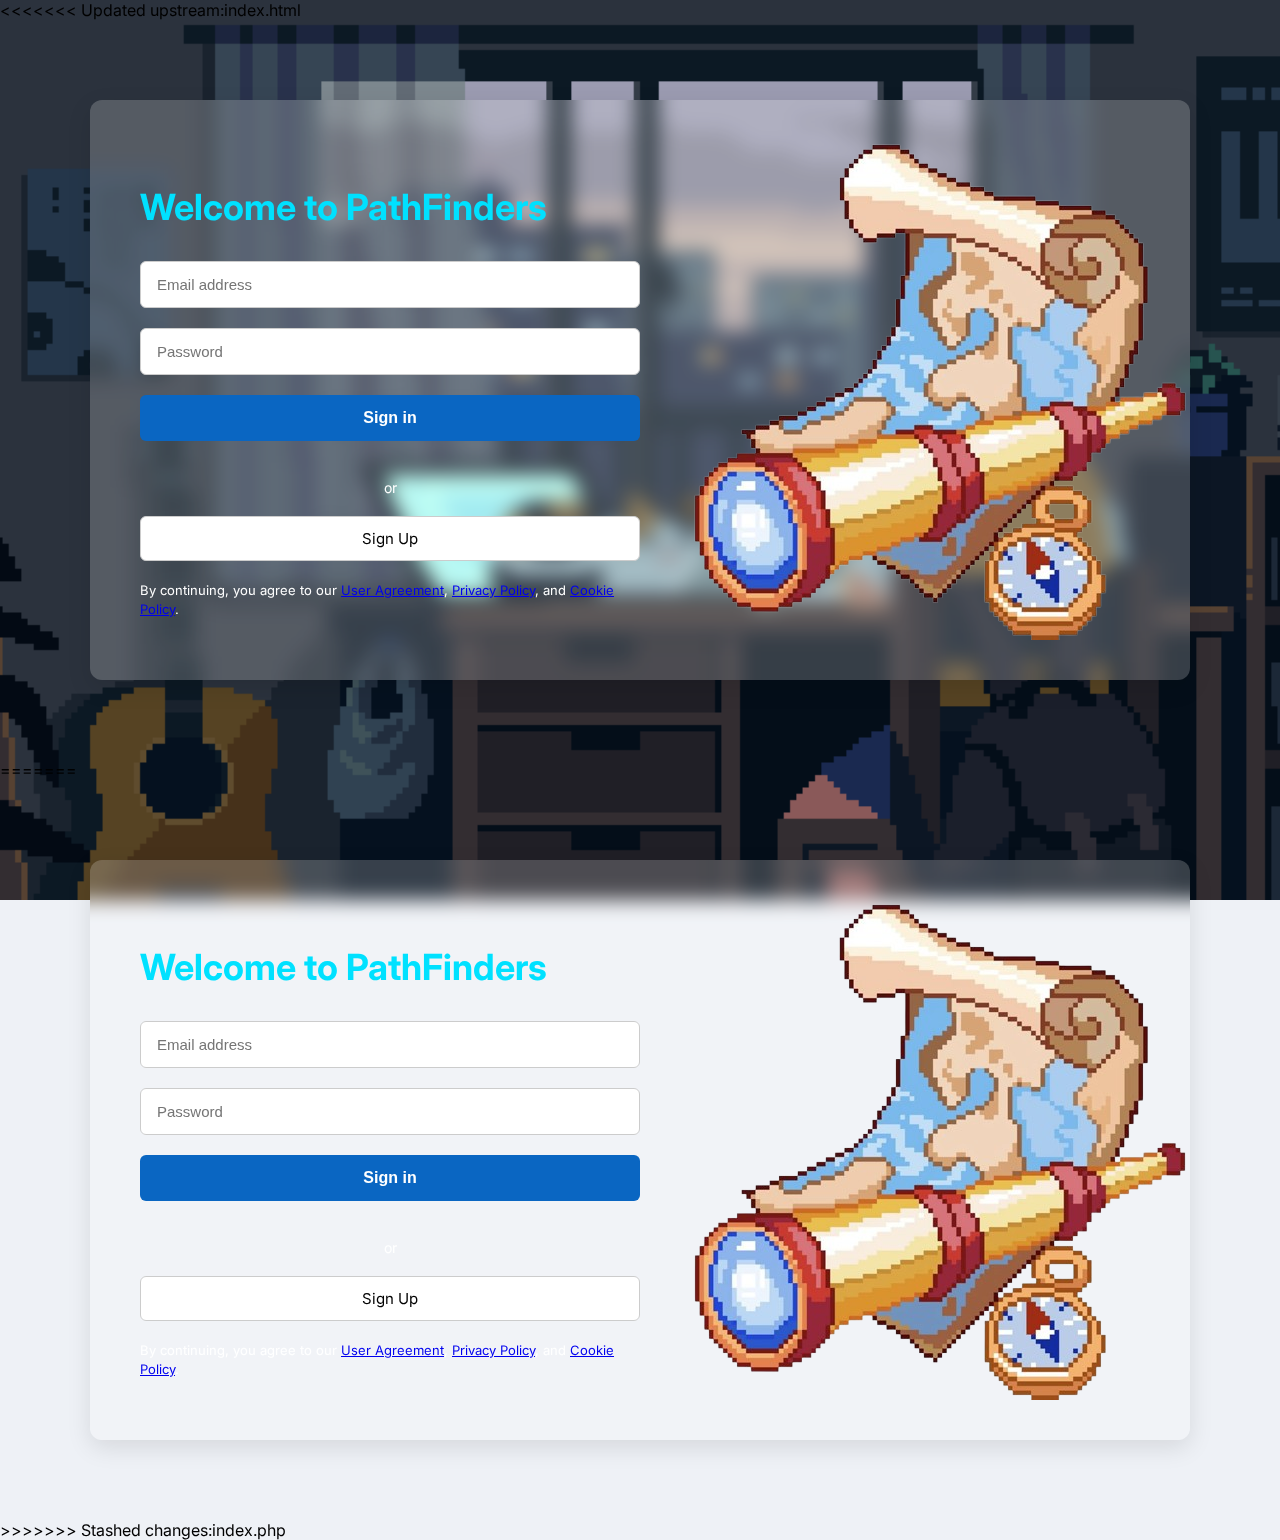
<file: index.html>
<<<<<<< Updated upstream:index.html
<!DOCTYPE html>
<html lang="en">
<head>
  <meta charset="UTF-8" />
  <meta name="viewport" content="width=device-width, initial-scale=1.0"/>
  <title>PathFinders– Login</title>
  <link href="https://fonts.googleapis.com/css2?family=Inter:wght@400;600&display=swap" rel="stylesheet">

  <style>
    * {
      box-sizing: border-box;
    }

    body {
  margin: 0;
  font-family: 'Inter', sans-serif;
  background-color: #eef1f6;
  position: relative;
  z-index: 0;
}


body::before {
  content: "";
  background: url('cat.gif') no-repeat center center/cover;
  position: fixed;
  top: 0;
  left: 0;
  width: 100%;
  height: 100%;
  z-index: -1;
 
}


    .container {
  background-color: rgba(255, 255, 255, 0.2); 
  backdrop-filter: blur(10px); 
  -webkit-backdrop-filter: blur(10px); 
  border-radius: 12px;
  box-shadow: 0 8px 24px rgba(0,0,0,0.1);
  max-width: 1100px;
  width: 95%;
  overflow: hidden;
  margin: 80px auto;
  display: flex;
  flex-wrap: wrap;
}


    .left {
      flex: 1;
      padding: 60px 50px;
      min-width: 300px;
    }

    .left h1 {
      color: #00e1ff;
      font-size: 36px;
      margin-bottom: 30px;
      line-height: 1.3;
    }

    input {
      width: 100%;
      padding: 14px 16px;
      margin-bottom: 20px;
      border: 1px solid #ccc;
      border-radius: 6px;
      font-size: 15px;
      transition: border 0.3s;
    }

    input:focus {
      border-color: #0a66c2;
      outline: none;
    }

    .btn {
      width: 100%;
      padding: 14px;
      background-color: #0a66c2;
      color: white;
      border: none;
      border-radius: 6px;
      font-weight: 600;
      font-size: 16px;
      cursor: pointer;
      margin-bottom: 18px;
      transition: background-color 0.3s;
    }

    .btn:hover {
      background-color: #0080ff;
    }

    .or {
      text-align: center;
      color: #ffffff;
      margin: 20px 0;
      font-size: 14px;
    }

    .oauth-btn {
      width: 100%;
      padding: 12px;
      border-radius: 6px;
      font-size: 15px;
      margin-bottom: 12px;
      display: flex;
      align-items: center;
      justify-content: center;
      gap: 10px;
      cursor: pointer;
      border: 1px solid #ccc;
      background-color: white;
      transition: background-color 0.3s;
    }

    .oauth-btn:hover {
      background-color: #f2f2f2;
    }

    .right {
  flex: 1;
  background: url("map.png") no-repeat center;
  background-size: 100%; 
  background-position: center; 
  min-height: 400px;
}


    .small-text {
      font-size: 13px;
      color: #ffffff;
      margin-top: 20px;
      line-height: 1.5;
    }

    @media (max-width: 768px) {
      .container {
        flex-direction: column;
        margin: 40px 20px;
      }

      .right {
        display: none;
      }
    }
  </style>
</head>
<body>

 

  <!-- Login Container -->
  <div class="container">
    <div class="left">
      <h1>Welcome to PathFinders</h1>

      <input type="email" id="email" placeholder="Email address" />
      <input type="password" id="password" placeholder="Password" />
      <button class="btn" onclick="handleLogin()">Sign in</button>

      

      <div class="or">or</div>

      <a href="SignUP.html" class="oauth-btn google-btn" style="text-decoration: none; color: inherit;">
        Sign Up
      </a>
      

      <div class="small-text">
        By continuing, you agree to our 
        <a href="#">User Agreement</a>, 
        <a href="#">Privacy Policy</a>, and 
        <a href="#">Cookie Policy</a>.
      </div>
    </div>
    <div class="right"></div>
  </div>

  <script>
    function handleLogin() {
      const email = document.getElementById('email').value;
      const password = document.getElementById('password').value;

      if (!email || !password) {
        alert('Please enter both email and password.');
        return;
      }

      if (email === "user@example.com" && password === "123456") {
        alert("Login successful!");
        localStorage.setItem("loggedIn", "true");
        window.location.href = "home.html";
      } else {
        alert("Invalid credentials.");
      }
    }

    if (localStorage.getItem("loggedIn") === "true") {
      window.location.href = "home.html";
    }

    function googleSignIn() {
      alert("Google Sign-In is not yet connected. This is just a UI placeholder.");
    }
  </script>

</body>
</html>
=======
<!DOCTYPE html>
<html lang="en">
<head>
  <meta charset="UTF-8" />
  <meta name="viewport" content="width=device-width, initial-scale=1.0"/>
  <title>PathFinders– Login</title>
  <link href="https://fonts.googleapis.com/css2?family=Inter:wght@400;600&display=swap" rel="stylesheet">

  <style>
    * {
      box-sizing: border-box;
    }

    body {
  margin: 0;
  font-family: 'Inter', sans-serif;
  background-color: #eef1f6;
  position: relative;
  z-index: 0;
}


body::before {
  content: "";
  background: url('cat.gif') no-repeat center center/cover;
  position: fixed;
  top: 0;
  left: 0;
  width: 100%;
  height: 100%;
  z-index: -1;
 
}


    .container {
  background-color: rgba(255, 255, 255, 0.2); 
  backdrop-filter: blur(10px); 
  -webkit-backdrop-filter: blur(10px); 
  border-radius: 12px;
  box-shadow: 0 8px 24px rgba(0,0,0,0.1);
  max-width: 1100px;
  width: 95%;
  overflow: hidden;
  margin: 80px auto;
  display: flex;
  flex-wrap: wrap;
}


    .left {
      flex: 1;
      padding: 60px 50px;
      min-width: 300px;
    }

    .left h1 {
      color: #00e1ff;
      font-size: 36px;
      margin-bottom: 30px;
      line-height: 1.3;
    }

    input {
      width: 100%;
      padding: 14px 16px;
      margin-bottom: 20px;
      border: 1px solid #ccc;
      border-radius: 6px;
      font-size: 15px;
      transition: border 0.3s;
    }

    input:focus {
      border-color: #0a66c2;
      outline: none;
    }

    .btn {
      width: 100%;
      padding: 14px;
      background-color: #0a66c2;
      color: white;
      border: none;
      border-radius: 6px;
      font-weight: 600;
      font-size: 16px;
      cursor: pointer;
      margin-bottom: 18px;
      transition: background-color 0.3s;
    }

    .btn:hover {
      background-color: #0080ff;
    }

    .or {
      text-align: center;
      color: #ffffff;
      margin: 20px 0;
      font-size: 14px;
    }

    .oauth-btn {
      width: 100%;
      padding: 12px;
      border-radius: 6px;
      font-size: 15px;
      margin-bottom: 12px;
      display: flex;
      align-items: center;
      justify-content: center;
      gap: 10px;
      cursor: pointer;
      border: 1px solid #ccc;
      background-color: white;
      transition: background-color 0.3s;
    }

    .oauth-btn:hover {
      background-color: #f2f2f2;
    }

    .right {
  flex: 1;
  background: url("map.png") no-repeat center;
  background-size: 100%; 
  background-position: center; 
  min-height: 400px;
}


    .small-text {
      font-size: 13px;
      color: #ffffff;
      margin-top: 20px;
      line-height: 1.5;
    }

    @media (max-width: 768px) {
      .container {
        flex-direction: column;
        margin: 40px 20px;
      }

      .right {
        display: none;
      }
    }
  </style>
</head>
<body>

 

  <!-- Login Container -->
  <div class="container">
    <div class="left">
      <h1>Welcome to PathFinders</h1>

    <form action="login.php" method="POST">
    <input type="email" id="email" name="email" placeholder="Email address" required />
    <input type="password" id="password" name="password" placeholder="Password" required />
    <button class="btn" type="submit">Sign in</button>
</form>


      

      <div class="or">or</div>

      <a href="SignUP.php" class="oauth-btn google-btn" style="text-decoration: none; color: inherit;">
        Sign Up
      </a>
      

      <div class="small-text">
        By continuing, you agree to our 
        <a href="#">User Agreement</a>, 
        <a href="#">Privacy Policy</a>, and 
        <a href="#">Cookie Policy</a>.
      </div>
    </div>
    <div class="right"></div>
  </div>

</body>
</html>
>>>>>>> Stashed changes:index.php
</file>
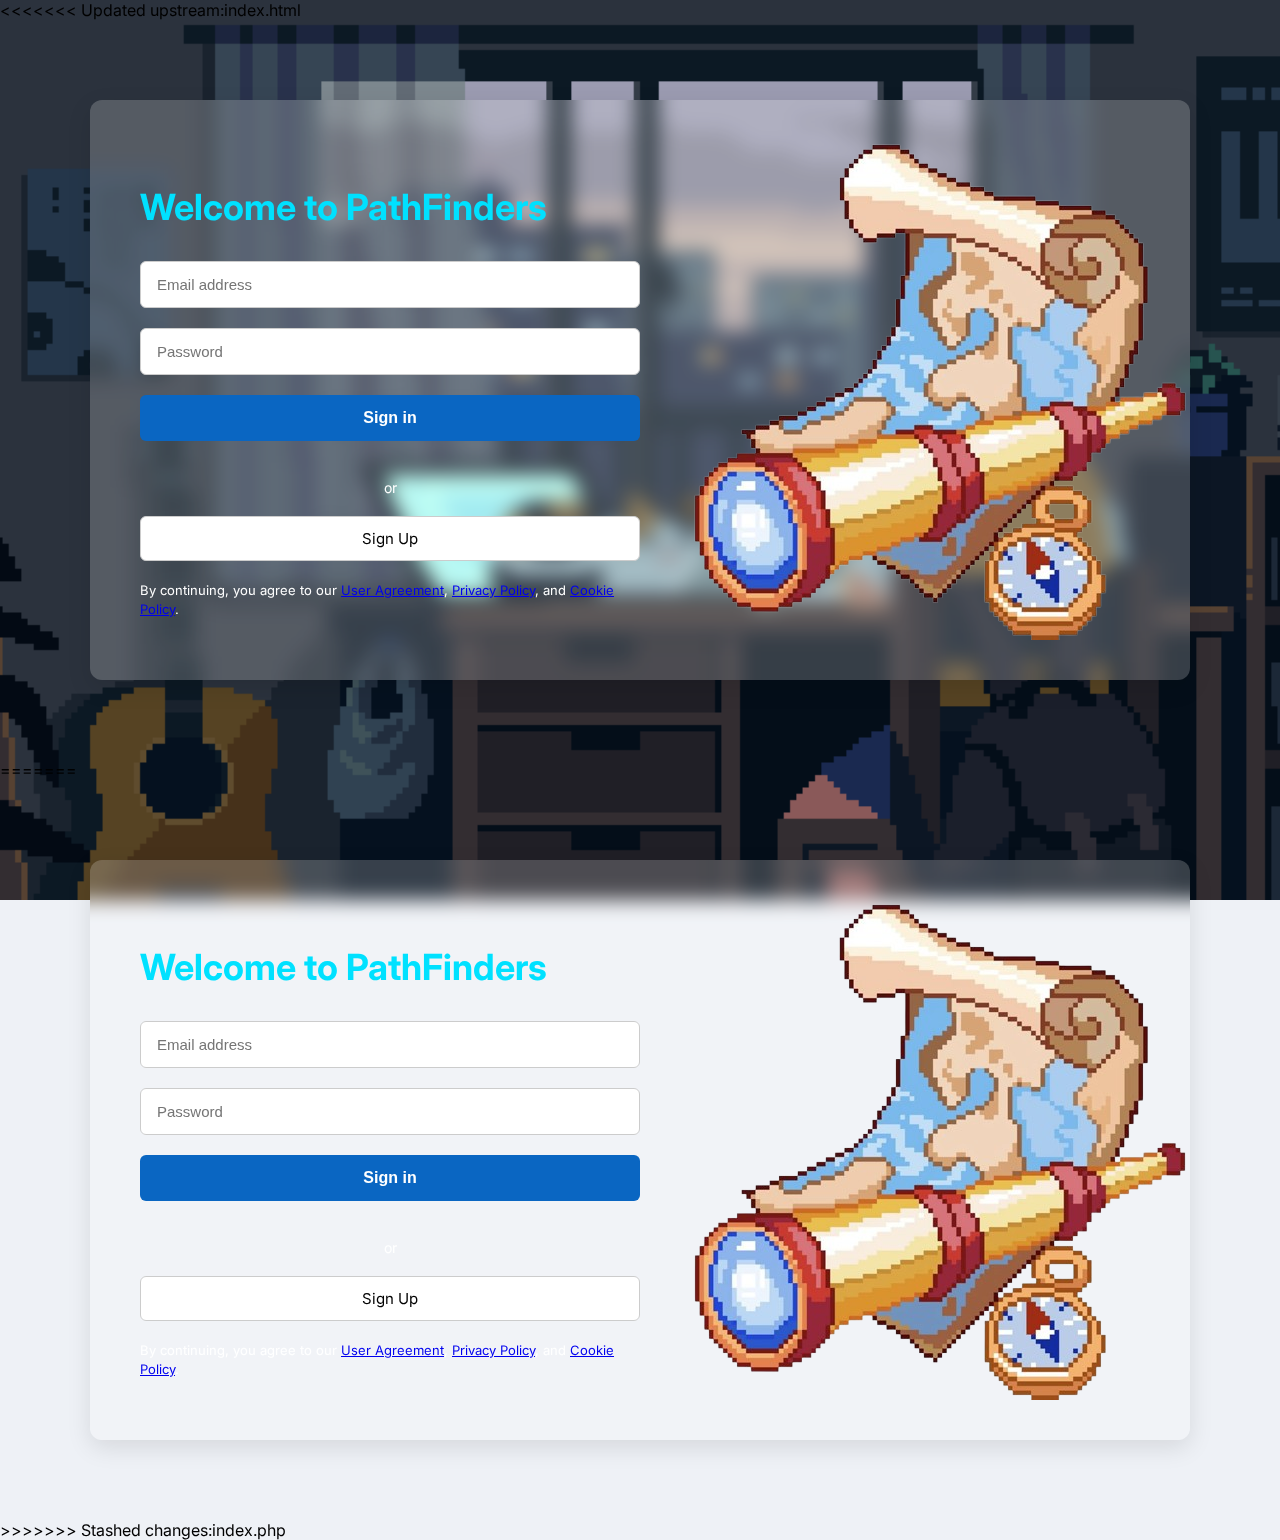
<file: account.html>
<<<<<<< Updated upstream:account.html
<!DOCTYPE html>
<html lang="en">
<head>
  <meta charset="UTF-8" />
  <meta name="viewport" content="width=device-width, initial-scale=1.0"/>
  <title>My Account - PathFinders</title>
  <link rel="stylesheet" href="style.css" />
  <style>
    .account-container { padding: 40px; background: #f9f9f9; max-width: 800px; margin: auto; border-radius: 10px; box-shadow: 0 0 10px rgba(0,0,0,0.1); }
    .section-title { margin-top: 30px; font-size: 22px; }
    .info-box { background: #fff; padding: 20px; border-radius: 8px; margin-bottom: 20px; box-shadow: 0 2px 5px rgba(0,0,0,0.05); }
    .info-box h3 { margin: 0 0 10px; }
  </style>
</head>
<body>

<nav>
  <div class="logo">PathFinders</div>
  <div class="nav-links">
    <a href="home.html" class="nav-item">Home</a>
    <a href="jobs.html" class="nav-item">Jobs</a>
  </div>
  <div class="nav-actions">
    <a href="account.html" class="account-logo">
      <img src="acc.jpg" alt="Account" style="width: 30px; height: 30px;"/>
    </a>
  </div>
  
</nav>

<div class="account-container">
  <h1>My Account</h1>

  <div class="info-box">
    <h3>Personal Info</h3>
    <p><strong>Name:</strong> <span id="userName">Loading...</span></p>
    <p><strong>Email:</strong> <span id="userEmail">Loading...</span></p>
  </div>

  <div class="info-box">
    <h3>Achievements</h3>
    <ul id="achievementsList">
      <!-- Filled by JS -->
    </ul>
  </div>

  <div class="info-box">
    <h3>Experience</h3>
    <ul id="experienceList">
      <!-- Filled by JS -->
    </ul>
  </div>
</div>
<div class="logout-container">
    <button onclick="logout()" class="logout-btn">Logout</button>
  </div>

<footer>
  &copy; 2025 PathFinders. All rights reserved.
</footer>


<script>
  function logout() {
    localStorage.removeItem('loggedIn');
    localStorage.removeItem('userData');
    window.location.href = "index.html";
  }

  // Check login
  if (!localStorage.getItem('loggedIn')) {
    window.location.href = "index.html";
  }

  // Load user data
  const userData = JSON.parse(localStorage.getItem('userData')) || {
    name: "John Doe",
    email: "john@example.com",
    achievements: ["Completed 100 job applications", "Top 5% viewed resume", "Certified Project Manager"],
    experience: ["Software Engineer at DevTech (2019–2022)", "Frontend Developer at WebHive (2022–2025)"]
  };

  document.getElementById("userName").textContent = userData.name;
  document.getElementById("userEmail").textContent = userData.email;

  const achList = document.getElementById("achievementsList");
  userData.achievements.forEach(item => {
    const li = document.createElement("li");
    li.textContent = item;
    achList.appendChild(li);
  });

  const expList = document.getElementById("experienceList");
  userData.experience.forEach(item => {
    const li = document.createElement("li");
    li.textContent = item;
    expList.appendChild(li);
  });
</script>

</body>
</html>
=======
<!DOCTYPE html>
<html lang="en">
<head>
  <meta charset="UTF-8" />
  <meta name="viewport" content="width=device-width, initial-scale=1.0"/>
  <title>My Account - PathFinders</title>
  <link rel="stylesheet" href="style.css" />
  <style>
    .account-container { padding: 40px; background: #f9f9f9; max-width: 800px; margin: auto; border-radius: 10px; box-shadow: 0 0 10px rgba(0,0,0,0.1); }
    .section-title { margin-top: 30px; font-size: 22px; }
    .info-box { background: #fff; padding: 20px; border-radius: 8px; margin-bottom: 20px; box-shadow: 0 2px 5px rgba(0,0,0,0.05); }
    .info-box h3 { margin: 0 0 10px; }
  </style>
</head>
<body>

<nav>
  <div class="logo">PathFinders</div>
  <div class="nav-links">
    <a href="home.html" class="nav-item">Home</a>
    <a href="jobs.html" class="nav-item">Jobs</a>
  </div>
  <div class="nav-actions">
    <a href="account.html" class="account-logo">
      <img src="acc.jpg" alt="Account" style="width: 30px; height: 30px;"/>
    </a>
  </div>
  
</nav>

<div class="account-container">
  <h1>My Account</h1>

  <div class="info-box">
    <h3>Personal Info</h3>
    <p><strong>Name:</strong> <span id="userName">Loading...</span></p>
    <p><strong>Email:</strong> <span id="userEmail">Loading...</span></p>
  </div>

  <div class="info-box">
    <h3>Achievements</h3>
    <ul id="achievementsList">
      <!-- Filled by JS -->
    </ul>
  </div>

  <div class="info-box">
    <h3>Experience</h3>
    <ul id="experienceList">
      <!-- Filled by JS -->
    </ul>
  </div>
</div>
<div class="logout-container">
    <button onclick="logout()" class="logout-btn">Logout</button>
  </div>

<footer>
  &copy; 2025 PathFinders. All rights reserved.
</footer>


<script>
  function logout() {
    localStorage.removeItem('loggedIn');
    localStorage.removeItem('userData');
    window.location.href = "index.php";
  }

  // Check login
  if (!localStorage.getItem('loggedIn')) {
    window.location.href = "index.php";
  }

  // Load user data
 /* const userData = JSON.parse(localStorage.getItem('userData')) || {
    name: "John Doe",
    email: "john@example.com",
    achievements: ["Completed 100 job applications", "Top 5% viewed resume", "Certified Project Manager"],
    experience: ["Software Engineer at DevTech (2019–2022)", "Frontend Developer at WebHive (2022–2025)"]
  };

  document.getElementById("userName").textContent = userData.name;
  document.getElementById("userEmail").textContent = userData.email;

  const achList = document.getElementById("achievementsList");
  userData.achievements.forEach(item => {
    const li = document.createElement("li");
    li.textContent = item;
    achList.appendChild(li);
  });

  const expList = document.getElementById("experienceList");
  userData.experience.forEach(item => {
    const li = document.createElement("li");
    li.textContent = item;
    expList.appendChild(li);
  });*/
</script>

</body>
</html>
>>>>>>> Stashed changes:account.php
</file>
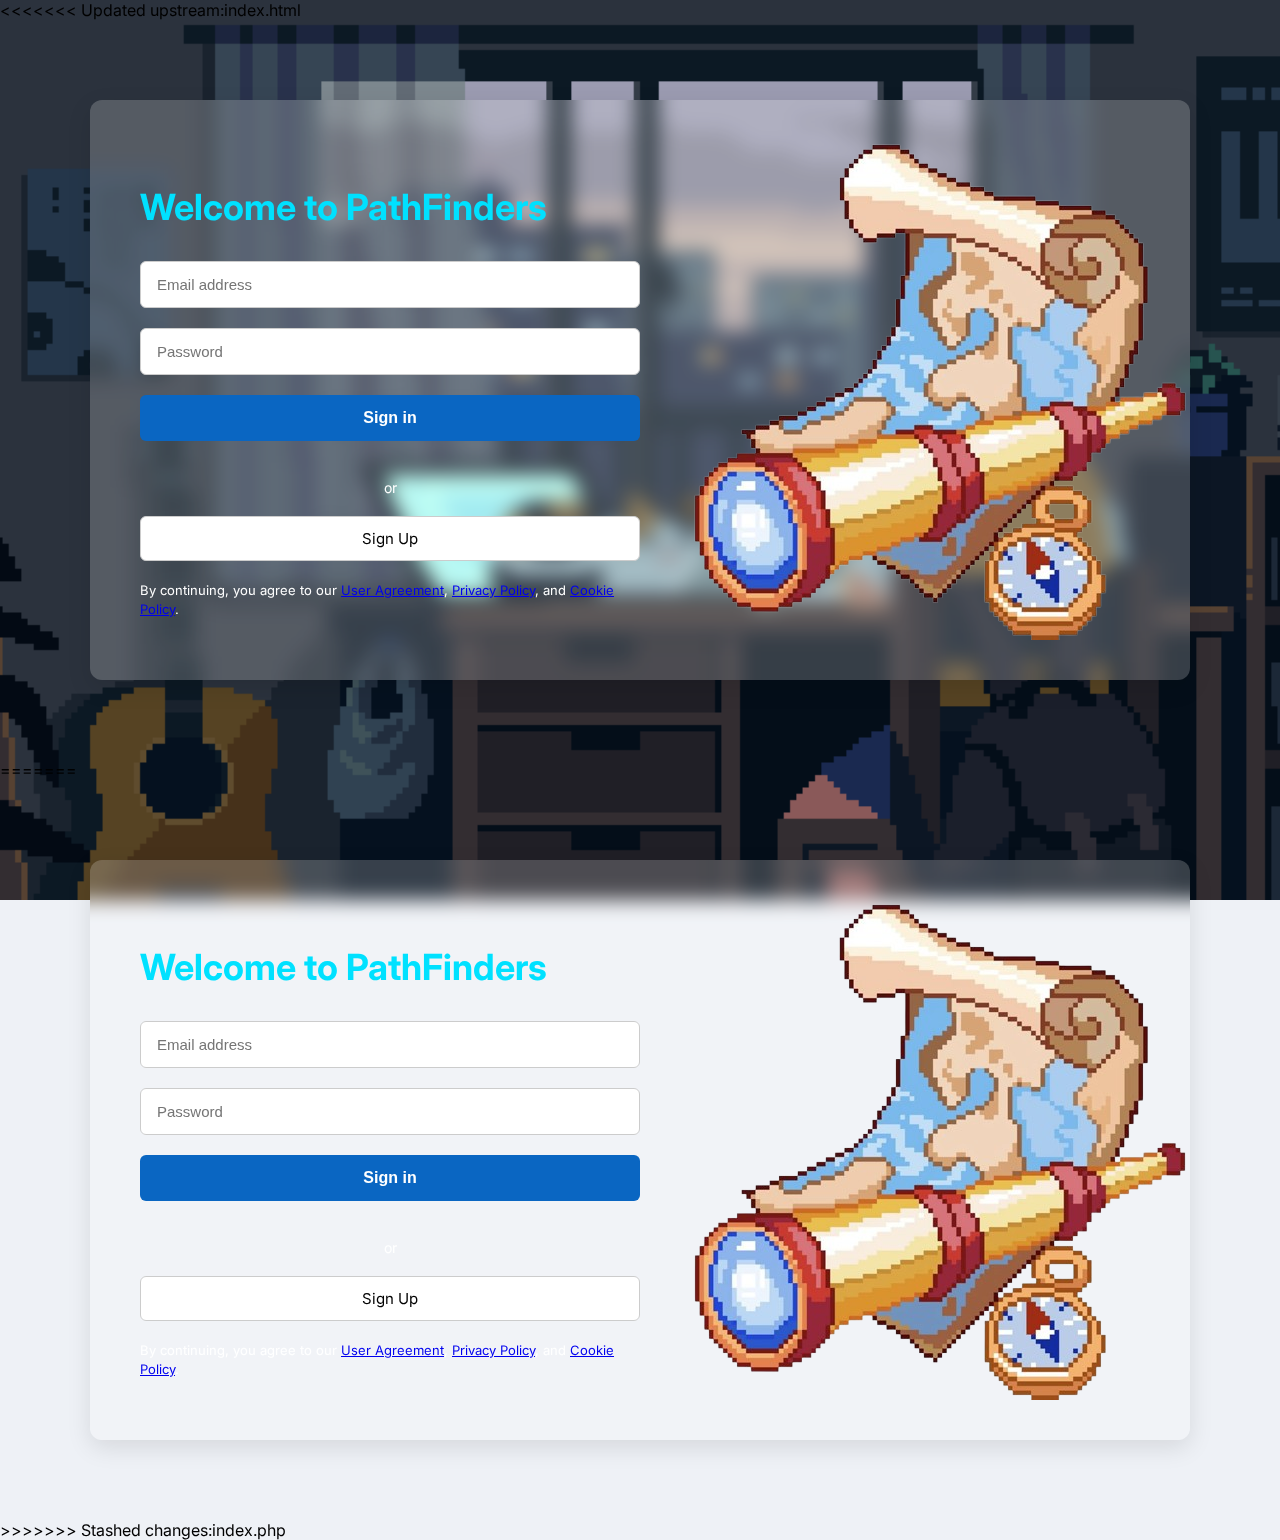
<file: home.html>
<<<<<<< Updated upstream:home.html
<!DOCTYPE html>
<html lang="en">
<head>
  <meta charset="UTF-8" />
  <meta name="viewport" content="width=device-width, initial-scale=1.0"/>
  <title>PathFinders - Home</title>
  <link rel="stylesheet" href="style.css" />
</head>
<body>

  <nav>
    <div class="logo">PathFinders</div>
    <div class="nav-links">
      <a href="home.html" class="nav-item">Home</a>
      <a href="jobs.html" class="nav-item">Jobs</a>
    </div>
      <div class="nav-actions">
        <a href="account.html" class="account-logo">
          <img src="acc.jpg" alt="Account" style="width: 30px; height: 30px;"/>
        </a>
      </div>
      
      
    
    
  </nav>

  

  <div class="hero">
    <div class="hero-content">
      <h1>Welcome to PathFinders</h1>
      <p>Connect to opportunities that match your skills</p>
  
      <div class="search-bar">
        <input id="searchInput" type="text" placeholder="Search for jobs, companies..." />
        <select id="jobTypeFilter">
          <option value="">All Types</option>
          <option value="Full-Time">Full-Time</option>
          <option value="Part-Time">Part-Time</option>
          <option value="Freelance">Freelance</option>
        </select>
        <select id="locationFilter">
          <option value="">All Locations</option>
          <option value="Metro Manila">Metro Manila</option>
          <option value="Cebu">Cebu</option>
          <option value="Davao">Davao</option>
          <option value="Remote">Remote</option>
        </select>
        <select id="workTypeFilter">
          <option value="">Onsite or Remote</option>
          <option value="Onsite">Onsite</option>
          <option value="Remote">Remote</option>
          <option value="Hybrid">Hybrid</option>
        </select>
        <select id="salaryFilter">
          <option value="">Any Salary</option>
          <option value="50000">Above 50,000</option>
          <option value="100000">Above 100,000</option>
        </select>
        <button onclick="filterJobs()">Search</button>
      </div>
    </div>
  </div>

  <div class="section">
    <h2>Job Categories</h2>
    <div class="grid">
      <div class="card"><h3>IT & Software</h3><p>125 open positions</p></div>
      <div class="card"><h3>Customer Service</h3><p>78 openings</p></div>
      <div class="card"><h3>Healthcare</h3><p>60 roles</p></div>
      <div class="card"><h3>Education</h3><p>89 listings</p></div>
    </div>
  </div>

  <div class="section">
    <h2>Featured Jobs</h2>
    <div class="grid">
      <div class="card">
        <h3>Frontend Developer</h3>
        <p>Company: TechNova</p>
        <p>Location: Remote</p>
        <button>Apply Now</button>
      </div>
      <div class="card">
        <h3>Customer Support Agent</h3>
        <p>Company: QuickHelp</p>
        <p>Location: Manila</p>
        <button>Apply Now</button>
      </div>
    </div>
  </div>

  <div class="section">
    <h2>Latest Job Listings</h2>
    <div class="grid">
      <div class="card">
        <h3>UX Designer</h3>
        <p>Company: PixelPerfect</p>
        <p>Posted: 2 days ago</p>
        <button>View</button>
      </div>
      <div class="card">
        <h3>Data Analyst</h3>
        <p>Company: DataSage</p>
        <p>Posted: 3 days ago</p>
        <button>View</button>
      </div>
    </div>
  </div>

  <div class="section">
    <h2>Top Companies Hiring</h2>
    <div class="grid logos">
      <img src="strawhat.jpg" alt="Strawhat Pirates"/>
      <img src="heart.png" alt="Company 2" />
      <img src="marine.webp" alt="Company 3" />
    </div>
  </div>

  <div class="section">
    <h2>Career Tips</h2>
    <ul>
      <li><a href="#">How to write a job-winning resume</a></li>
      <li><a href="#">Interview questions to prepare for in 2025</a></li>
      <li><a href="#">Skills most in-demand this year</a></li>
    </ul>
  </div>

  <footer>
    &copy; 2025 PathFinders. All rights reserved.
  </footer>

  <script>
    function logout() {
      localStorage.removeItem('loggedIn');
      window.location.href = "index.html";
    }

    if (!localStorage.getItem('loggedIn')) {
      window.location.href = "index.html";
    }

    // Highlight current nav item
    const currentPage = window.location.pathname.split('/').pop();
    const navLinks = document.querySelectorAll('.nav-item');
    navLinks.forEach(link => {
      if (link.href.includes(currentPage)) {
        link.classList.add('active');
      }
    });
  </script>
  <script>
    function filterJobs() {
      const keyword = document.getElementById('searchInput').value;
      const jobType = document.getElementById('jobTypeFilter').value;
      const location = document.getElementById('locationFilter').value;
      const workType = document.getElementById('workTypeFilter').value;
      const salary = document.getElementById('salaryFilter').value;
  
      const params = new URLSearchParams({
        keyword,
        jobType,
        location,
        workType,
        salary
      });
  
      window.location.href = `jobs.html?${params.toString()}`;
    }
  </script>
  


</body>
</html>
=======
<?php
session_start();

// Check if the user is logged in
if (!isset($_SESSION['user_id'])) {
    header("Location: login.php"); // Redirect to login page if not logged in
    exit();
}
?>
<!DOCTYPE html>
<html lang="en">
<head>
  <meta charset="UTF-8" />
  <meta name="viewport" content="width=device-width, initial-scale=1.0"/>
  <title>PathFinders - Home</title>
  <link rel="stylesheet" href="style.css" />
</head>
<body>

  <nav>
    <div class="logo">PathFinders</div>
    <div class="nav-links">
      <a href="home.php" class="nav-item">Home</a>
      <a href="jobs.php" class="nav-item">Jobs</a>
    </div>
    <div class="nav-actions">
      <a href="account.php" class="account-logo">
        <img src="acc.jpg" alt="Account" style="width: 30px; height: 30px;"/>
      </a>
    </div>
  </nav>

  <div class="hero">
    <div class="hero-content">
      <h1>Welcome to PathFinders</h1>
      <p>Connect to opportunities that match your skills</p>
  
      <div class="search-bar">
        <input id="searchInput" type="text" placeholder="Search for jobs, companies..." />
        <select id="jobTypeFilter">
          <option value="">All Types</option>
          <option value="Full-Time">Full-Time</option>
          <option value="Part-Time">Part-Time</option>
          <option value="Freelance">Freelance</option>
        </select>
        <select id="locationFilter">
          <option value="">All Locations</option>
          <option value="Metro Manila">Metro Manila</option>
          <option value="Cebu">Cebu</option>
          <option value="Davao">Davao</option>
          <option value="Remote">Remote</option>
        </select>
        <select id="workTypeFilter">
          <option value="">Onsite or Remote</option>
          <option value="Onsite">Onsite</option>
          <option value="Remote">Remote</option>
          <option value="Hybrid">Hybrid</option>
        </select>
        <select id="salaryFilter">
          <option value="">Any Salary</option>
          <option value="50000">Above 50,000</option>
          <option value="100000">Above 100,000</option>
        </select>
        <button onclick="filterJobs()">Search</button>
      </div>
    </div>
  </div>

  <div class="section">
    <h2>Job Categories</h2>
    <div class="grid">
      <div class="card"><h3>IT & Software</h3><p>125 open positions</p></div>
      <div class="card"><h3>Customer Service</h3><p>78 openings</p></div>
      <div class="card"><h3>Healthcare</h3><p>60 roles</p></div>
      <div class="card"><h3>Education</h3><p>89 listings</p></div>
    </div>
  </div>

  <div class="section">
    <h2>Featured Jobs</h2>
    <div class="grid">
      <div class="card">
        <h3>Frontend Developer</h3>
        <p>Company: TechNova</p>
        <p>Location: Remote</p>
        <button>Apply Now</button>
      </div>
      <div class="card">
        <h3>Customer Support Agent</h3>
        <p>Company: QuickHelp</p>
        <p>Location: Manila</p>
        <button>Apply Now</button>
      </div>
    </div>
  </div>

  <div class="section">
    <h2>Latest Job Listings</h2>
    <div class="grid">
      <div class="card">
        <h3>UX Designer</h3>
        <p>Company: PixelPerfect</p>
        <p>Posted: 2 days ago</p>
        <button>View</button>
      </div>
      <div class="card">
        <h3>Data Analyst</h3>
        <p>Company: DataSage</p>
        <p>Posted: 3 days ago</p>
        <button>View</button>
      </div>
    </div>
  </div>

  <div class="section">
    <h2>Top Companies Hiring</h2>
    <div class="grid logos">
      <img src="strawhat.jpg" alt="Strawhat Pirates"/>
      <img src="heart.png" alt="Company 2" />
      <img src="marine.webp" alt="Company 3" />
    </div>
  </div>

  <div class="section">
    <h2>Career Tips</h2>
    <ul>
      <li><a href="#">How to write a job-winning resume</a></li>
      <li><a href="#">Interview questions to prepare for in 2025</a></li>
      <li><a href="#">Skills most in-demand this year</a></li>
    </ul>
  </div>

  <footer>
    &copy; 2025 PathFinders. All rights reserved.
  </footer>

  <script>
    function logout() {
      // Remove session on logout
      window.location.href = "logout.php"; // Create a logout.php to clear session and redirect to index.php
    }

    // Highlight current nav item
    const currentPage = window.location.pathname.split('/').pop();
    const navLinks = document.querySelectorAll('.nav-item');
    navLinks.forEach(link => {
      if (link.href.includes(currentPage)) {
        link.classList.add('active');
      }
    });
  </script>
  <script>
    function filterJobs() {
      const keyword = document.getElementById('searchInput').value;
      const jobType = document.getElementById('jobTypeFilter').value;
      const location = document.getElementById('locationFilter').value;
      const workType = document.getElementById('workTypeFilter').value;
      const salary = document.getElementById('salaryFilter').value;
  
      const params = new URLSearchParams({
        keyword,
        jobType,
        location,
        workType,
        salary
      });
  
      window.location.href = `jobs.html?${params.toString()}`;
    }
  </script>
</body>
</html>
>>>>>>> Stashed changes:home.php
</file>
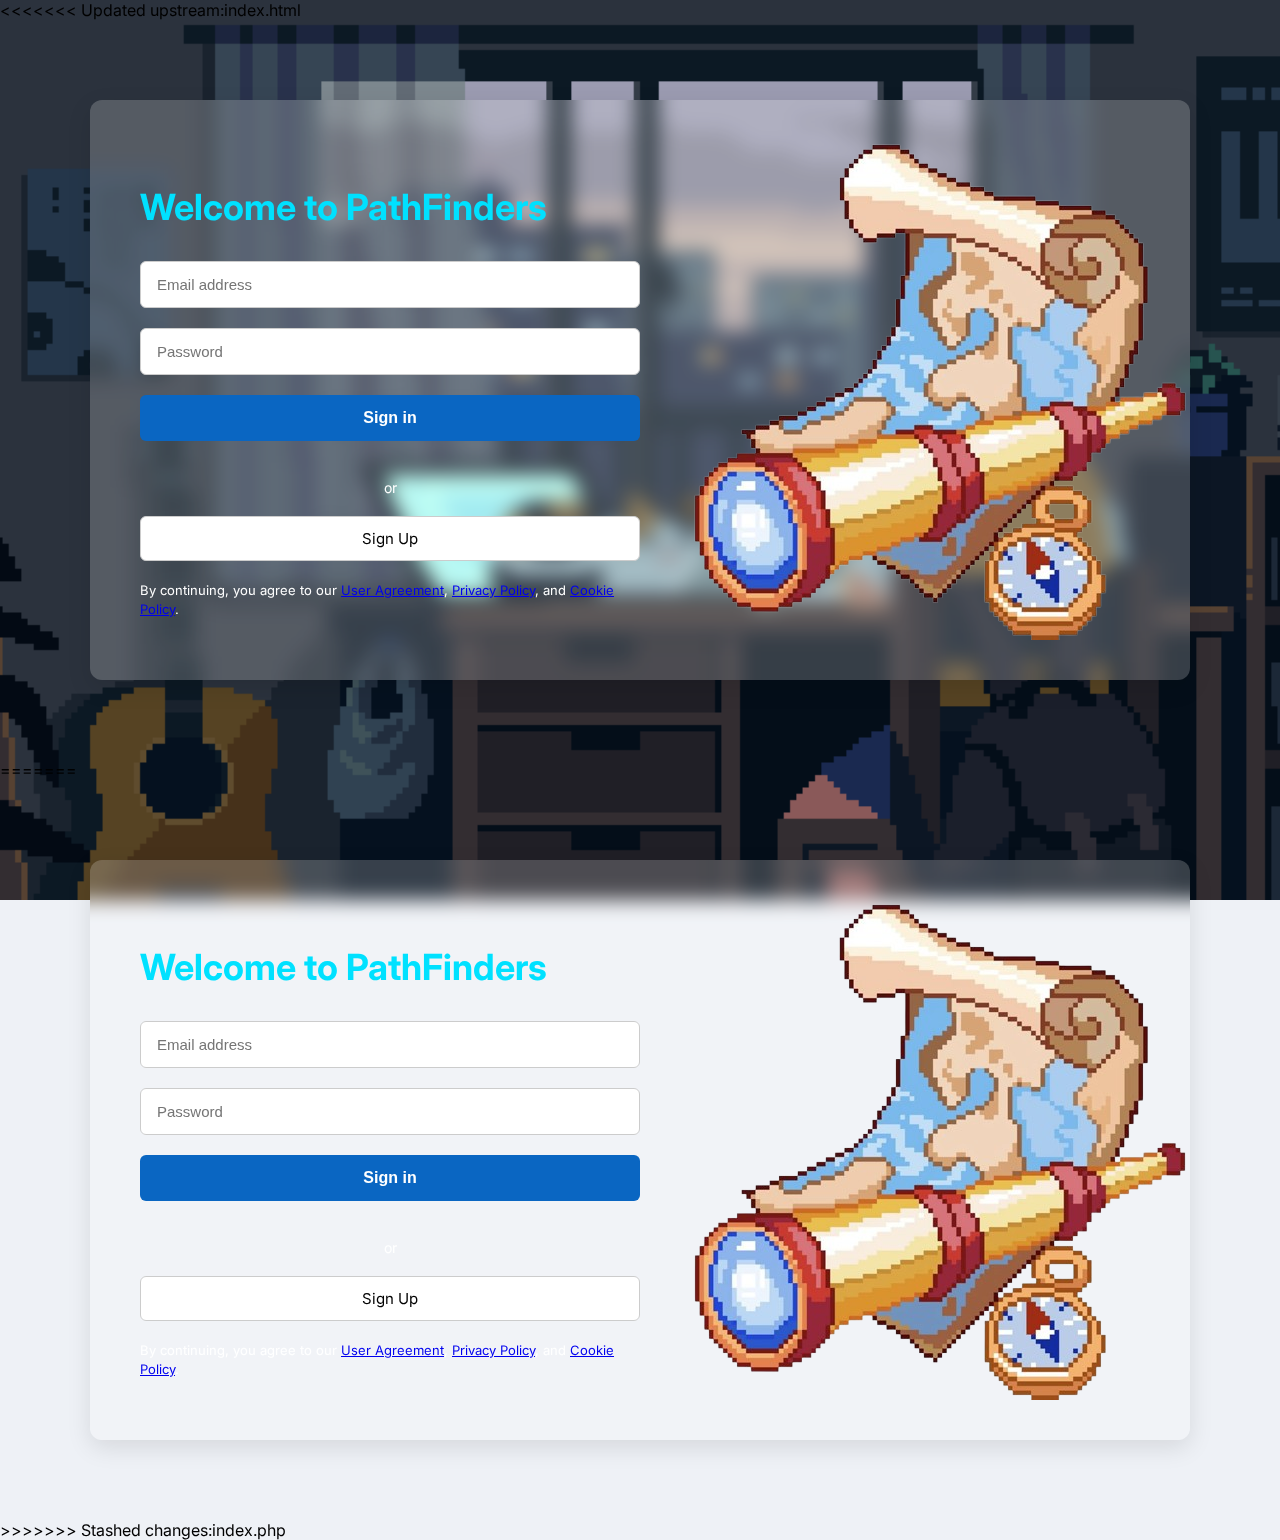
<file: jobs.html>
<!DOCTYPE html>
<html lang="en">
<head>
  <meta charset="UTF-8" />
  <meta name="viewport" content="width=device-width, initial-scale=1.0"/>
  <title>Jobs - PathFinders</title>
  <link rel="stylesheet" href="style.css" />
  <style>
    body { margin: 0; font-family: 'Segoe UI', sans-serif; background: #eef3f8; }
    nav, footer { background: #fff; padding: 15px 40px; border-bottom: 1px solid #ddd; }
    .logo { font-size: 22px; font-weight: bold; color: #0a66c2; }
    .nav-links a { margin: 0 15px; text-decoration: none; color: #333; font-weight: 500; }
    .nav-actions button { background: #0a66c2; color: white; border: none; padding: 8px 18px; border-radius: 20px; cursor: pointer; }
    .section { padding: 40px; }
    .job-card { background: white; padding: 20px; margin-bottom: 20px; border-radius: 10px; box-shadow: 0 2px 10px rgba(0,0,0,0.05); transition: transform 0.3s; }
    .job-card:hover { transform: translateY(-5px); }
    .job-card h3 { margin: 0 0 8px; }
    .job-card p { margin: 5px 0; color: #555; }
    .apply-btn { background: #0a66c2; color: white; border: none; padding: 10px 20px; border-radius: 6px; cursor: pointer; margin-top: 10px; }
    footer { text-align: center; color: #777; border-top: 1px solid #ddd; }
    input, select { padding: 10px; margin: 10px 5px 20px 0; border-radius: 6px; border: 1px solid #ccc; }
  </style>
</head>
<body>

  <nav>
    <div class="logo">PathFinders</div>
    <div class="nav-links">
      <a href="home.html" class="nav-item">Home</a>
      <a href="jobs.html" class="nav-item">Jobs</a>
    </div>
    <div class="nav-actions">
      <a href="account.html" class="account-logo">
        <img src="acc.jpg" alt="Account" style="width: 30px; height: 30px;"/>
      </a>
    </div>
  </nav>

  <!-- Search and Filter Section -->
  <div class="hero">
    <div class="hero-content">
      <h1>Explore Jobs</h1>
      <p>Apply Now!</p>
  
      <div class="search-bar">
        <input id="searchInput" type="text" placeholder="Search for jobs, companies..." />
        <select id="jobTypeFilter">
          <option value="">All Types</option>
          <option value="Full-Time">Full-Time</option>
          <option value="Part-Time">Part-Time</option>
          <option value="Freelance">Freelance</option>
        </select>
        <select id="locationFilter">
          <option value="">All Locations</option>
          <option value="Metro Manila">Metro Manila</option>
          <option value="Cebu">Cebu</option>
          <option value="Davao">Davao</option>
          <option value="Remote">Remote</option>
        </select>
        <select id="workTypeFilter">
          <option value="">Onsite or Remote</option>
          <option value="Onsite">Onsite</option>
          <option value="Remote">Remote</option>
          <option value="Hybrid">Hybrid</option>
        </select>
        <select id="salaryFilter">
          <option value="">Any Salary</option>
          <option value="50000">Above 50,000</option>
          <option value="100000">Above 100,000</option>
        </select>
        <button onclick="filterJobs()">Search</button>
      </div>
    </div>
  </div>

  <!-- Job Listings Section -->
  <div class="job-card" 
     data-title="Senior Software Engineer" 
     data-company="TechSolutions Inc." 
     data-type="Full-Time" 
     data-location="Quezon City" 
     data-work="Hybrid" 
     data-salary="60000">
  <h3>Senior Software Engineer</h3>
  <p>TechSolutions Inc. · Quezon City, Metro Manila</p>
  <p>PHP 60,000/month</p>
  <button class="apply-btn">Apply Now</button>
</div>

<div class="job-card" 
     data-title="Virtual Assistant" 
     data-company="AssistMe Solutions" 
     data-type="Part-Time" 
     data-location="Remote" 
     data-work="Remote" 
     data-salary="15000">
  <h3>Virtual Assistant</h3>
  <p>AssistMe Solutions · Remote</p>
  <p>PHP 15,000/month</p>
  <button class="apply-btn">Apply Now</button>
</div>

<div class="job-card" 
     data-title="Freelance Graphic Designer" 
     data-company="Creative Agency" 
     data-type="Freelance" 
     data-location="Cebu" 
     data-work="Remote" 
     data-salary="55000">
  <h3>Freelance Graphic Designer</h3>
  <p>Creative Agency · Cebu</p>
  <p>PHP 55,000/month</p>
  <button class="apply-btn">Apply Now</button>
</div>

<div class="job-card" 
     data-title="Data Scientist" 
     data-company="DataCorp Analytics" 
     data-type="Full-Time" 
     data-location="Davao City" 
     data-work="Onsite" 
     data-salary="120000">
  <h3>Data Scientist</h3>
  <p>DataCorp Analytics · Davao City</p>
  <p>PHP 120,000/month</p>
  <button class="apply-btn">Apply Now</button>
</div>

<div class="job-card" 
     data-title="Senior Project Manager" 
     data-company="GlobalTech Solutions" 
     data-type="Full-Time" 
     data-location="Remote" 
     data-work="Remote" 
     data-salary="150000">
  <h3>Senior Project Manager</h3>
  <p>GlobalTech Solutions · Remote</p>
  <p>PHP 150,000/month</p>
  <button class="apply-btn">Apply Now</button>
</div>


  <footer>
    &copy; 2025 PathFinders. All rights reserved.
  </footer>

  <!-- Script: Logout and Page Check -->
  <script>
    function logout() {
      localStorage.removeItem('loggedIn');
      window.location.href = "index.html";
    }
    if (!localStorage.getItem('loggedIn')) {
      window.location.href = "index.html";
    }
  </script>

  <!-- Script: Highlight current nav link -->
  <script>
    const currentPage = window.location.pathname.split('/').pop();
    const navLinks = document.querySelectorAll('.nav-item');
    navLinks.forEach(link => {
      if (link.href.includes(currentPage)) {
        link.classList.add('active');
      }
    });
  </script>

<script>
  window.addEventListener('DOMContentLoaded', () => {
    const params = new URLSearchParams(window.location.search);
    const keyword = (params.get('keyword') || '').toLowerCase();
    const jobType = params.get('jobType');
    const location = params.get('location');
    const workType = params.get('workType');
    const salary = parseInt(params.get('salary') || '0');

    const jobCards = document.querySelectorAll('.job-card');

    jobCards.forEach(card => {
      const title = card.dataset.title?.toLowerCase() || "";
      const company = card.dataset.company?.toLowerCase() || "";
      const type = card.dataset.type || "";
      const loc = card.dataset.location || "";
      const work = card.dataset.work || "";
      const jobSalary = parseInt(card.dataset.salary || "0");

      const matchesKeyword = title.includes(keyword) || company.includes(keyword);
      const matchesType = !jobType || jobType === type;
      const matchesLocation = !location || location === loc;
      const matchesWork = !workType || workType === work;
      const matchesSalary = jobSalary >= salary;

      const show = matchesKeyword && matchesType && matchesLocation && matchesWork && matchesSalary;
      card.style.display = show ? "block" : "none";
    });
  });
</script>


</body>
</html>
</file>
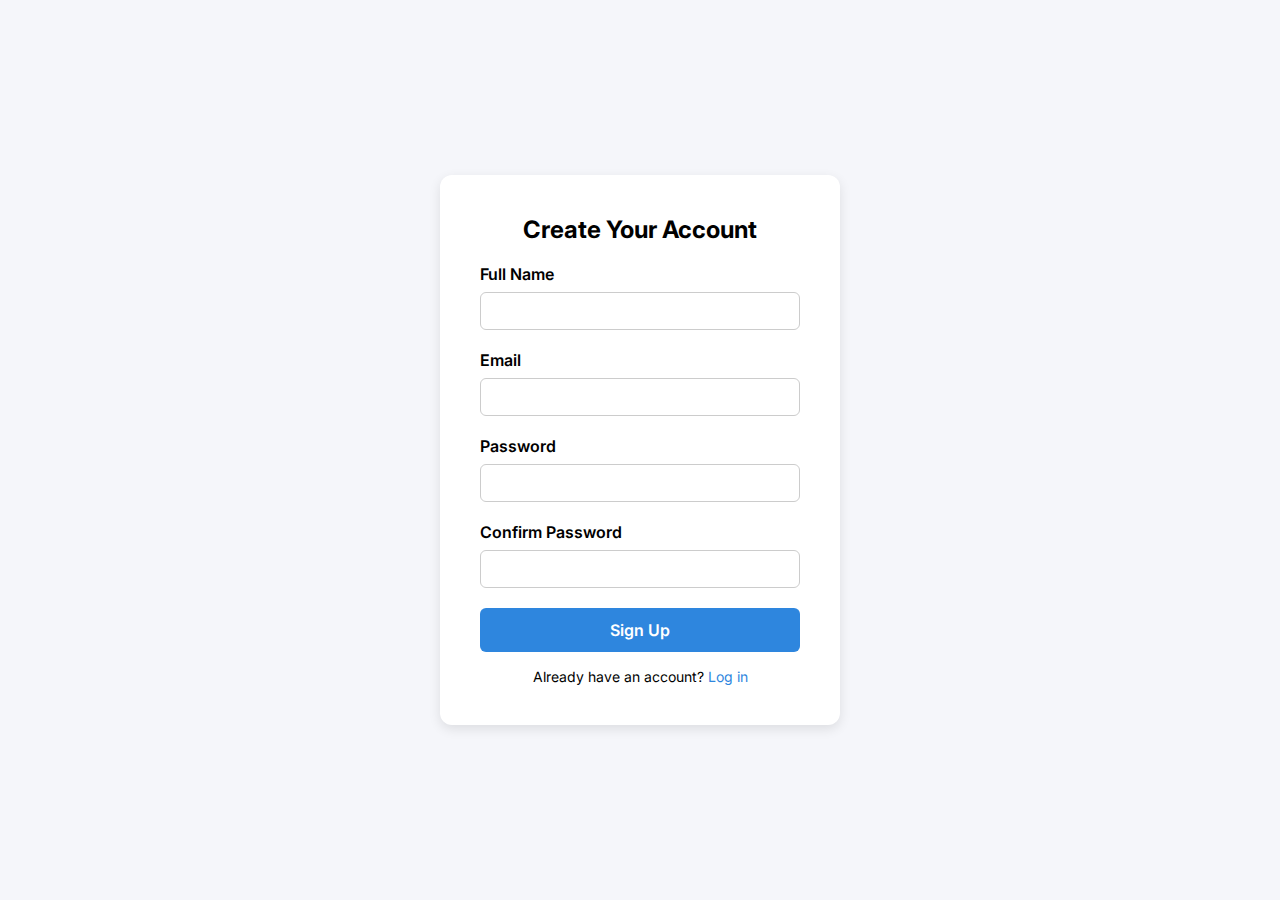
<file: SignUP.html>
<!DOCTYPE html>
<html lang="en">
<head>
  <meta charset="UTF-8">
  <meta name="viewport" content="width=device-width, initial-scale=1.0">
  <title>Job Portal Sign Up</title>
  <link href="https://fonts.googleapis.com/css2?family=Inter:wght@400;600&display=swap" rel="stylesheet">
  <style>
    * {
      box-sizing: border-box;
      margin: 0;
      padding: 0;
      font-family: 'Inter', sans-serif;
    }

    body {
      background-color: #f5f6fa;
      display: flex;
      justify-content: center;
      align-items: center;
      height: 100vh;
    }

    .signup-container {
      background: white;
      padding: 40px;
      border-radius: 12px;
      box-shadow: 0 4px 12px rgba(0, 0, 0, 0.1);
      width: 100%;
      max-width: 400px;
    }

    .signup-container h2 {
      margin-bottom: 20px;
      text-align: center;
    }

    .form-group {
      margin-bottom: 20px;
    }

    .form-group label {
      display: block;
      margin-bottom: 8px;
      font-weight: 600;
    }

    .form-group input {
      width: 100%;
      padding: 10px;
      border-radius: 6px;
      border: 1px solid #ccc;
    }

    .signup-btn {
      width: 100%;
      padding: 12px;
      background-color: #2e86de;
      color: white;
      border: none;
      border-radius: 6px;
      font-weight: 600;
      font-size: 16px;
      cursor: pointer;
      transition: background 0.3s ease;
    }

    .signup-btn:hover {
      background-color: #1e6fbb;
    }

    .login-link {
      text-align: center;
      margin-top: 16px;
      font-size: 14px;
    }

    .login-link a {
      color: #2e86de;
      text-decoration: none;
    }
  </style>
</head>
<body>
  <div class="signup-container">
    <h2>Create Your Account</h2>
    <form action="#" method="post">
      <div class="form-group">
        <label for="fullname">Full Name</label>
        <input type="text" id="fullname" name="fullname" required>
      </div>

      <div class="form-group">
        <label for="email">Email</label>
        <input type="email" id="email" name="email" required>
      </div>

      <div class="form-group">
        <label for="password">Password</label>
        <input type="password" id="password" name="password" required>
      </div>

      <div class="form-group">
        <label for="confirm-password">Confirm Password</label>
        <input type="password" id="confirm-password" name="confirm-password" required>
      </div>

      <button type="submit" class="signup-btn">Sign Up</button>
    </form>
    <div class="login-link">
      Already have an account? <a href="index.html">Log in</a>
    </div>
  </div>
</body>
</html>
</file>
<file: style.css>
/* Basic Reset and Layout */
body {
    margin: 0;
    font-family: 'Segoe UI', Tahoma, Geneva, Verdana, sans-serif;
    background-color: #eef3f8;
  }
  
  * {
    box-sizing: border-box;
  }
  
  nav {
    background-color: white;
    padding: 15px 40px;
    display: flex;
    justify-content: space-between;
    align-items: center;
    border-bottom: 1px solid #ddd;
    position: sticky;
    top: 0;
    z-index: 1000;
  }
  
  .logo {
    font-size: 22px;
    font-weight: bold;
    color: #0a66c2;
  }
  
  .nav-links a {
    margin: 0 15px;
    text-decoration: none;
    color: #333;
    font-weight: 500;
    transition: color 0.3s;
  }
  
  .nav-links a:hover {
    color: #0a66c2; /* Highlight on hover */
  }
  
  .nav-actions button {
    background-color: #0a66c2;
    color: white;
    border: none;
    padding: 8px 18px;
    border-radius: 20px;
    font-weight: 600;
    cursor: pointer;
  }
  
  /* Active Link Styling */
  .nav-links .active {
    font-weight: bold;
    color: #0a66c2;
  }
  
  /* Optional: Change background color for active page */
  .nav-links .active:hover {
    background-color: rgba(10, 102, 194, 0.1);
  }
  
  /* Hero Section */
  .hero {
    background-image: url('https://images.unsplash.com/photo-1521791136064-7986c2920216');
    background-size: cover;
    background-position: center;
    color: white;
    padding: 100px 40px;
    text-align: center;
    position: relative;
  }
  
  .hero::after {
    content: '';
    position: absolute;
    top: 0; left: 0;
    width: 100%; height: 100%;
    background: rgba(0,0,0,0.6);
    z-index: 1;
  }
  
  .hero-content {
    position: relative;
    z-index: 2;
  }
  
  .hero h1 {
    font-size: 48px;
    margin-bottom: 10px;
  }
  
  .hero p {
    font-size: 18px;
    margin-bottom: 30px;
  }
  
  .hero input,
  .hero button {
    padding: 14px;
    border-radius: 30px;
    border: none;
    font-size: 16px;
  }
  
  .hero input {
    width: 300px;
    margin-right: 10px;
  }
  
  .hero button {
    background-color: #0a66c2;
    color: white;
    cursor: pointer;
  }
  
  /* Sections */
  .section {
    padding: 60px 40px;
  }
  
  .section h2 {
    margin-bottom: 20px;
    color: #333;
  }
  
  /* Grid Layout for Cards */
  .grid {
    display: grid;
    grid-template-columns: repeat(auto-fit, minmax(250px, 1fr));
    gap: 20px;
  }
  
  .card {
    background: white;
    border-radius: 8px;
    padding: 20px;
    box-shadow: 0 2px 8px rgba(0,0,0,0.05);
  }
  
  .card h3 {
    margin: 0 0 10px;
  }
  
  .card p {
    margin: 0;
    color: #555;
  }
  
  /* Footer */
  footer {
    background-color: #fff;
    padding: 20px 40px;
    text-align: center;
    color: #777;
    border-top: 1px solid #ddd;
  }
</file>
